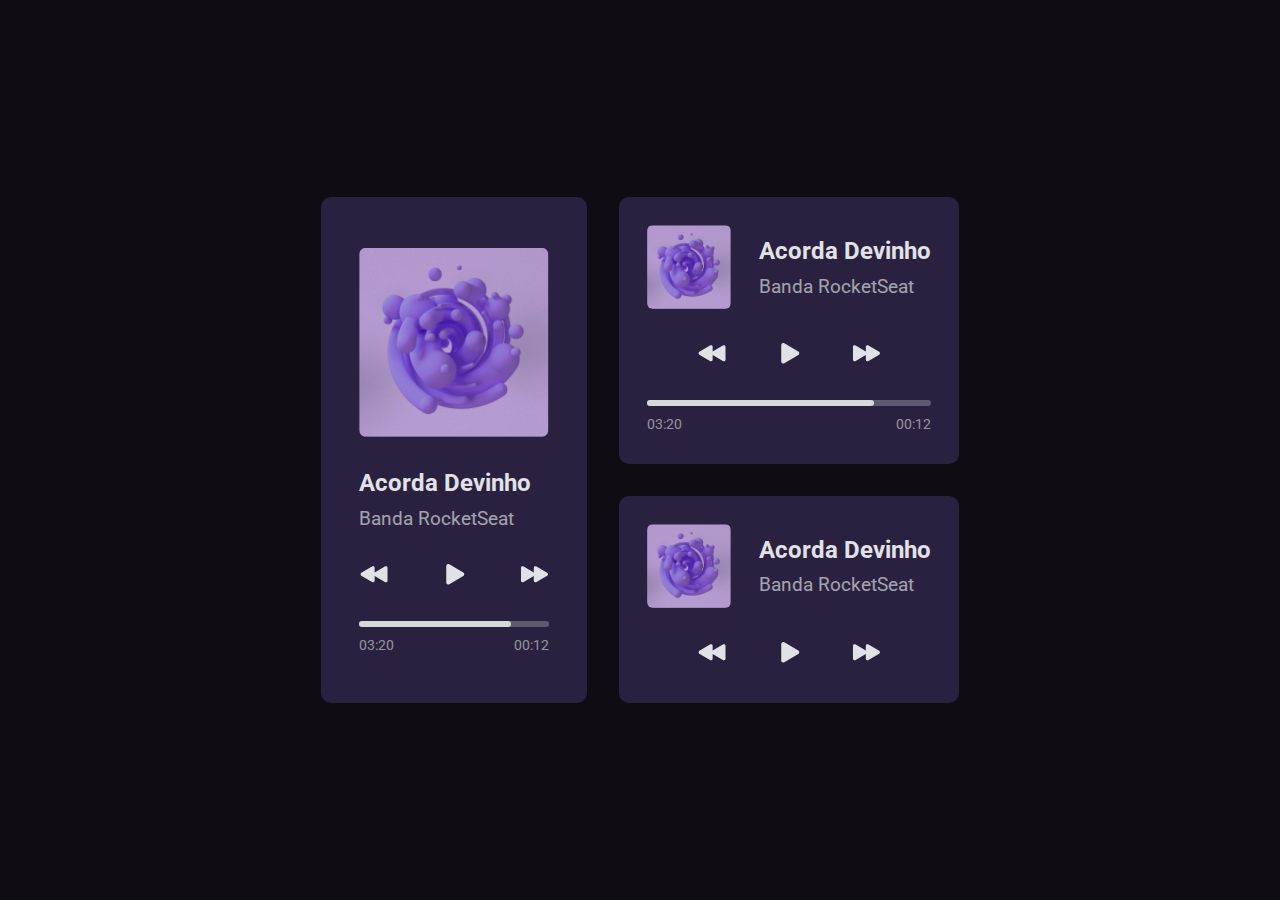
<file: desafio01/index.html>
<!DOCTYPE html>
<html lang="pt-br">
<head>
    <meta charset="UTF-8">
    <meta name="viewport" content="width=device-width, initial-scale=1.0">
    <title>Player de Música</title>
    <link rel="stylesheet" href="style.css">
</head>
<body>

    <section id="app">
        <div id="player-1" class="player">

            <div class="wrapper">
                <img src="img/porraRoxa.png" alt="Capa do CD">

                <div class="info">
                    <h1>Acorda Devinho</h1>
                    <p>Banda RocketSeat</p>
                </div>

                <div class="controls">
                    <div class="prev"><img src="img/play-back.svg" alt="previous music"></div>
                    <div class="play"><img src="img/play.svg" alt="play music"></div>
                    <div class="next"><img src="img/play-forward.svg" alt="next music"></div>
                </div>

                <div class="track-time">
                    <div class="track"></div>
                    <div class="time">
                        <div class="total-time">03:20</div>
                        <div class="last-time">00:12</div>
                    </div>
                </div>
            </div>

        </div>
        <div id="player-2" class="player">

            <div class="wrapper">
                <div class="info-wrapper">
                    <img src="img/porraRoxa.png" alt="Capa do CD">

                    <div class="info">
                        <h1>Acorda Devinho</h1>
                        <p>Banda RocketSeat</p>
                    </div>
                </div>
                <div class="controls">
                    <div class="prev"><img src="img/play-back.svg" alt=""></div>
                    <div class="play"><img src="img/play.svg" alt=""></div>
                    <div class="next"><img src="img/play-forward.svg" alt=""></div>
                </div>
                <div class="track-time">
                    <div class="track"></div>
                    <div class="time">
                        <div class="total-time">03:20</div>
                        <div class="last-time">00:12</div>
                    </div>
                </div>
            </div>

        </div>
        <div id="player-3" class="player"> 

            <div class="wrapper">
                <div class="info-wrapper">
                    <img src="img/porraRoxa.png" alt="Capa do CD">

                    <div class="info">
                        <h1>Acorda Devinho</h1>
                        <p>Banda RocketSeat</p>
                    </div>
                </div>
                <div class="controls">
                    <div class="prev"><img src="img/play-back.svg" alt=""></div>
                    <div class="play"><img src="img/play.svg" alt=""></div>
                    <div class="next"><img src="img/play-forward.svg" alt=""></div>
                </div>
            </div>   

        </div>
    </section>
    
</body>
</html>
</file>
<file: desafio01/style.css>
@import url('https://fonts.googleapis.com/css2?family=Roboto:ital,wght@0,100;0,300;0,400;0,500;0,700;0,900;1,100;1,300;1,400;1,500;1,700;1,900&display=swap');

*{
    padding: 0;
    margin: 0;
    box-sizing: border-box;
}

:root{
    --background-color:#0F0D13;
    --text-color:#E1E1E6;
}

/* Tudo dentro do elemento .body tem que ter as seguintes propriedades */
body *{
    font-family: "Roboto", sans-serif;
}

body{
    color: var(--text-color);
    background-color: var(--background-color);
}

#app{
    height: 100vh;
    display: grid;
    grid-template-columns: max-content max-content;
    grid-template-areas: 
    'A B'
    'A C';

    gap: 32px;
    place-content: center;
}

.player{
    background-color: #2A2141;
    padding: 28px;
    border-radius: 10px;
}

.player img:not(.controls img) {
    width: 84px;
    height: 84px;
    object-fit: cover;

    border-radius: 6px;
}

.player	h1{
    font-size: 24px;
    margin-bottom: 9.6px;
}

.player p{
    font-size: 19px;
    opacity: 0.67;
}

/* player-1 */
/* O PLAYER 1 RECEBE A PROPRIEDADE DE PADDING EM DOIS MOMENTOS NESSE ARQUIVO, NA HASH '#' #PLAYER-1 E NA CLASSE .PLAYER, POR PADRÃO, O CSS FUNCIONA COMO UMA CASCATA, A ULTIMA DEFINIÇÃO É A QUE FICA, ENTRETANTO, COMO EXISTE UMA PROPRIEDADE DE HASH # NO PLAYER 1, A PRÓPRIA SE SOBRESSAI POR SER UMA HASH E NÃO UMA CLASSE */
#player-1{
    grid-area: A;
    padding: 50px 38px;
}
#player-1 .wrapper{
    width: 190px;
}

#player-1 img:not(.controls img){
    width: 190px;
    height: 190px;
}

#player-1 .info{
    margin-top: 28px;
}

/* player-2 */
#player-2{
    grid-area: B;
}

/* player-3 */
#player-3{
    grid-area: C;
}

/* controls */
.controls {
    margin-top: 29px;
    display: flex;
    justify-content: space-between;
}

.controls:not(#player-1 .controls) {
    padding: 0 50px;
}

/* track */
.track {
    margin-top: 28px;
    position: relative;
}

.track::before{
    opacity: 0.3;
    background-color: #d9d9d9;
    border-radius: 9.6px;

    display: block;
    height: 6px;
    width: 100%;
    content: "";

    position: absolute;
}

.track::after{
    background-color: #d9d9d9;
    border-radius: 9.6px;

    display: block;
    height: 6px;
    width: 80%;
    content: "";
}

/* time */
.time{
    margin-top: 9.6px;
    font-size: 14px;
    color: #c4c4c4;
    opacity: 0.7;
    display: flex;
    justify-content: space-between;
}

.info-wrapper{
    display: flex;
    align-items: center;
    gap:28px;
}

@media (max-width:720px) {
    #app{
        height: auto;
        display: flex;
        flex-direction: column;
    }
    #player-1 .wrapper{
        width: 100%;
        text-align: center;
    }
    .player{    
        width: 300px;
        margin: 0 auto;
    }
    .player img{
        width: 100%;
    }
    .controls{
        padding-inline: 30px !important;
    }

}
</file>
